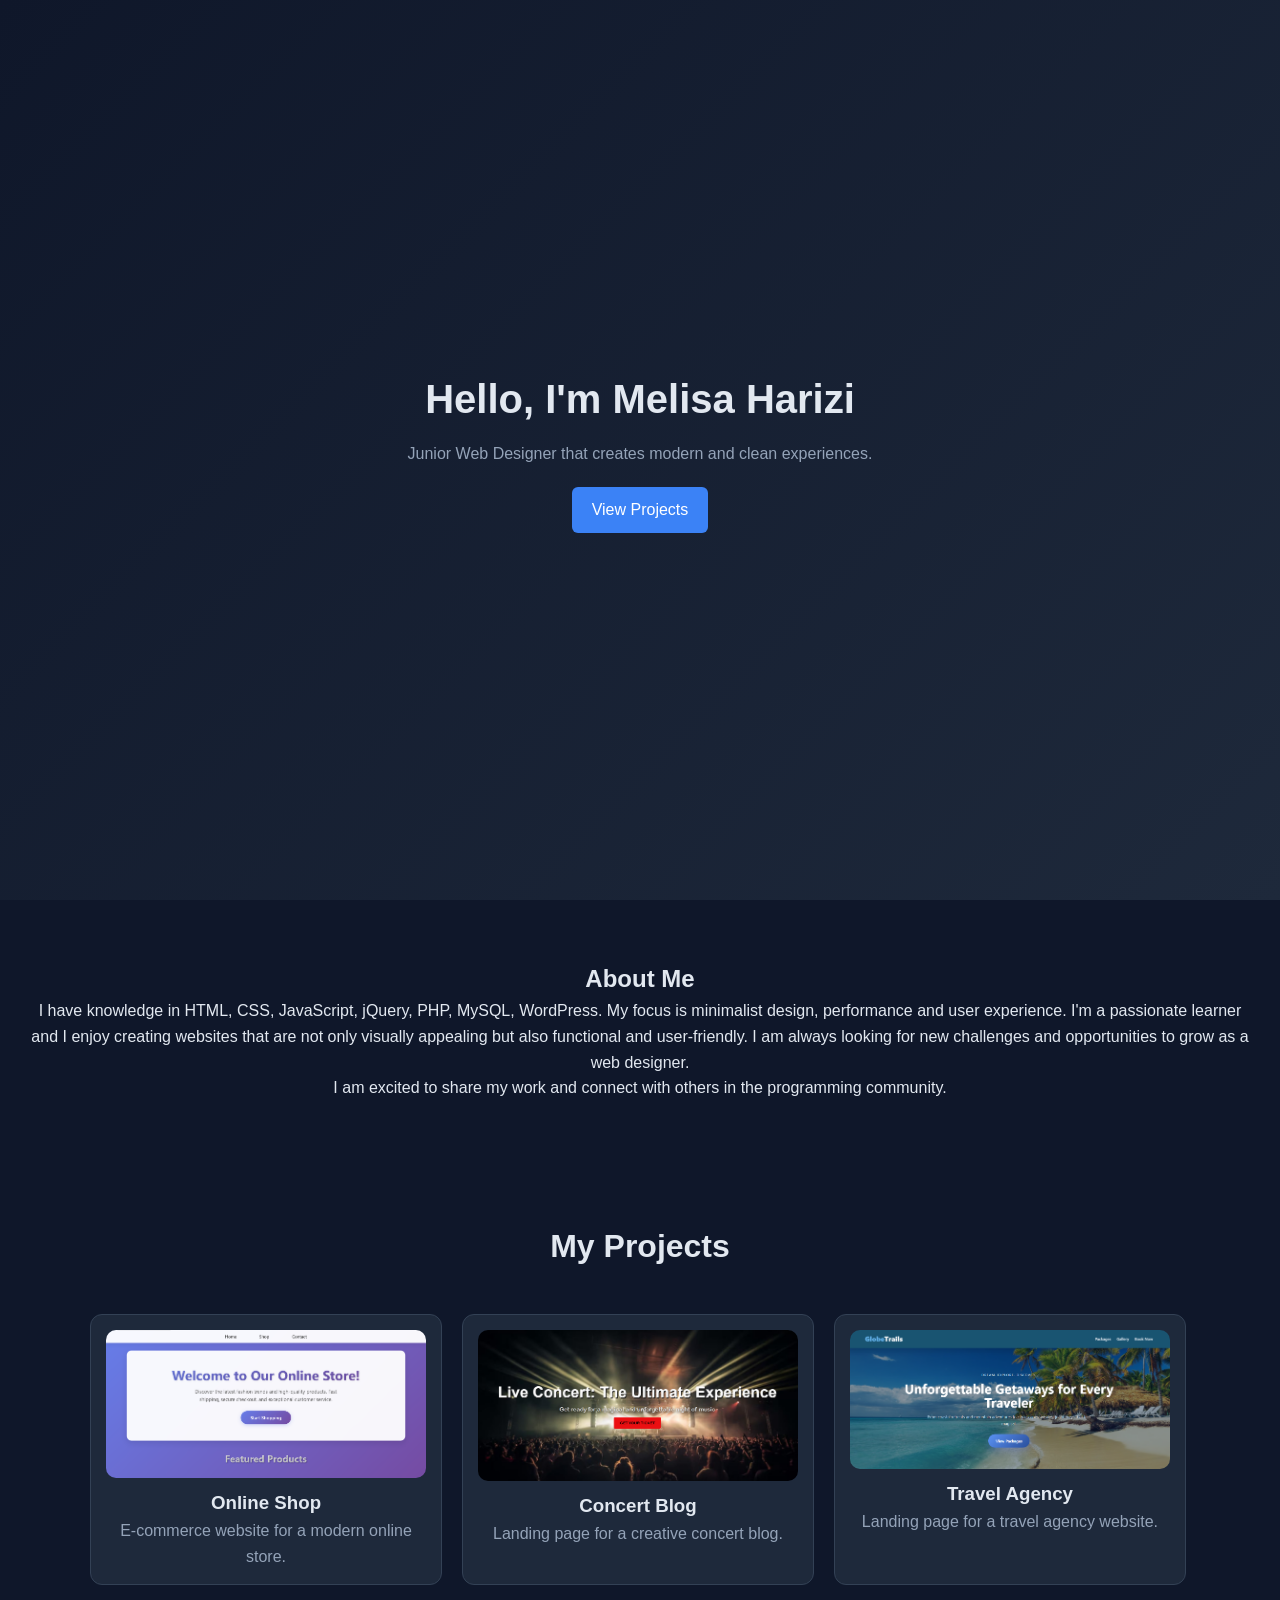
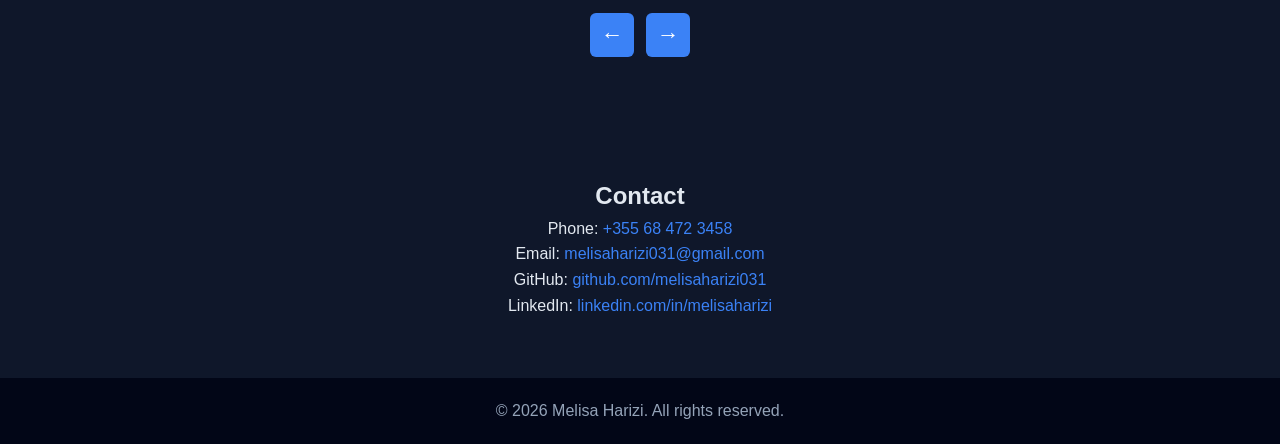
<file: index.html>
<!DOCTYPE html>
<html lang="sq">
<head>
  <meta charset="UTF-8">
  <meta name="viewport" content="width=device-width, initial-scale=1.0">
  <title>Portfolio | Melisa Harizi</title>
    <link rel="preload" href="css/style.css" as="style" onload="this.rel='stylesheet'">
    <noscript><link rel="stylesheet" href="css/style.css"></noscript>
</head>
<body>

  <!-- Hero -->
  <section class="hero">
    <h1>Hello, I'm Melisa Harizi</h1>
    <p>Junior Web Designer that creates modern and clean experiences.</p>
    <a href="#projects" class="btn">View Projects</a>
  </section>

  <!-- About -->
  <section class="about fade-in">
    <h2>About Me</h2>
    <p>
      I have knowledge in HTML, CSS, JavaScript, jQuery, PHP, MySQL, WordPress. My focus is minimalist design,
      performance and user experience. I'm a passionate learner and I enjoy creating websites that are not only 
      visually appealing but also functional and user-friendly. I am always looking for new challenges and
      opportunities to grow as a web designer.<br>I am excited to share my work and connect with others in the
      programming community.  
    </p>
  </section>

  <!-- Projects -->
  <section id="projects" class="projects fade-in">
    <h2>My Projects</h2>
    <div class="project-carousel">
      <div class="grid" id="project-track" role="region" aria-label="Projects" tabindex="0">
        <div class="card">
          <a href="project/Online shop/html/store.html">
            <img src="backgr/screenshot1.png" alt="Online Shop">
          </a>
          <h3>Online Shop</h3>
          <p>E-commerce website for a modern online store.</p>
        </div>

        <div class="card">
          <a href="project/Concert blog/html/koncert.html">
            <img src="backgr/screenshot2.png" alt="Concert Blog">
          </a>
          <h3>Concert Blog</h3>
          <p>Landing page for a creative concert blog.</p>
        </div>

        <div class="card">
          <a href="project/Travel agency/html/agency.html">
            <img src="backgr/screenshot3.png" alt="Travel Agency">
          </a>
          <h3>Travel Agency</h3>
          <p>Landing page for a travel agency website.</p>
        </div>

        <div class="card">
          <a href="project/TheDailyGrind/index.html">
            <img src="backgr/screenshot4.png" alt="The Daily Grind">
          </a>
          <h3>The Daily Grind</h3>
          <p>Website for a local coffee shop.</p>
        </div>

        <div class="card">
          <a href="project/DreamHome/index.html">
            <img src="backgr/screenshot5.png" alt="DreamHome">
          </a>
          <h3>Dream Home</h3>
          <p>Website for real estate.</p>
        </div>
      </div>
      <div class="carousel-controls" role="group" aria-label="Project carousel controls">
        <button type="button" class="carousel-button" id="projects-previous" aria-label="Previous projects">
          &larr;
        </button>
        <button type="button" class="carousel-button" id="projects-next" aria-label="Next projects">
          &rarr;
        </button>
      </div>
    </div>
  </section>

  <!-- Contact -->
  <section class="contact fade-in">
    <h2>Contact</h2>
    <p>Phone: <a href="tel:+355684723458">+355 68 472 3458</a></p>
    <p>Email: <a href="mailto:melisaharizi031@gmail.com">melisaharizi031@gmail.com</a></p>
    <p>GitHub: <a href="https://github.com/melisaharizi031">github.com/melisaharizi031</a></p>
    <p>LinkedIn: <a href="https://linkedin.com/in/melisaharizi">linkedin.com/in/melisaharizi</a></p>

  </section>

  <!-- Footer -->
  <footer>
    <p> &copy; 2026 Melisa Harizi. All rights reserved.</p>
  </footer>

  <script src="js/index.js"></script>
</body>
</html>
</file>
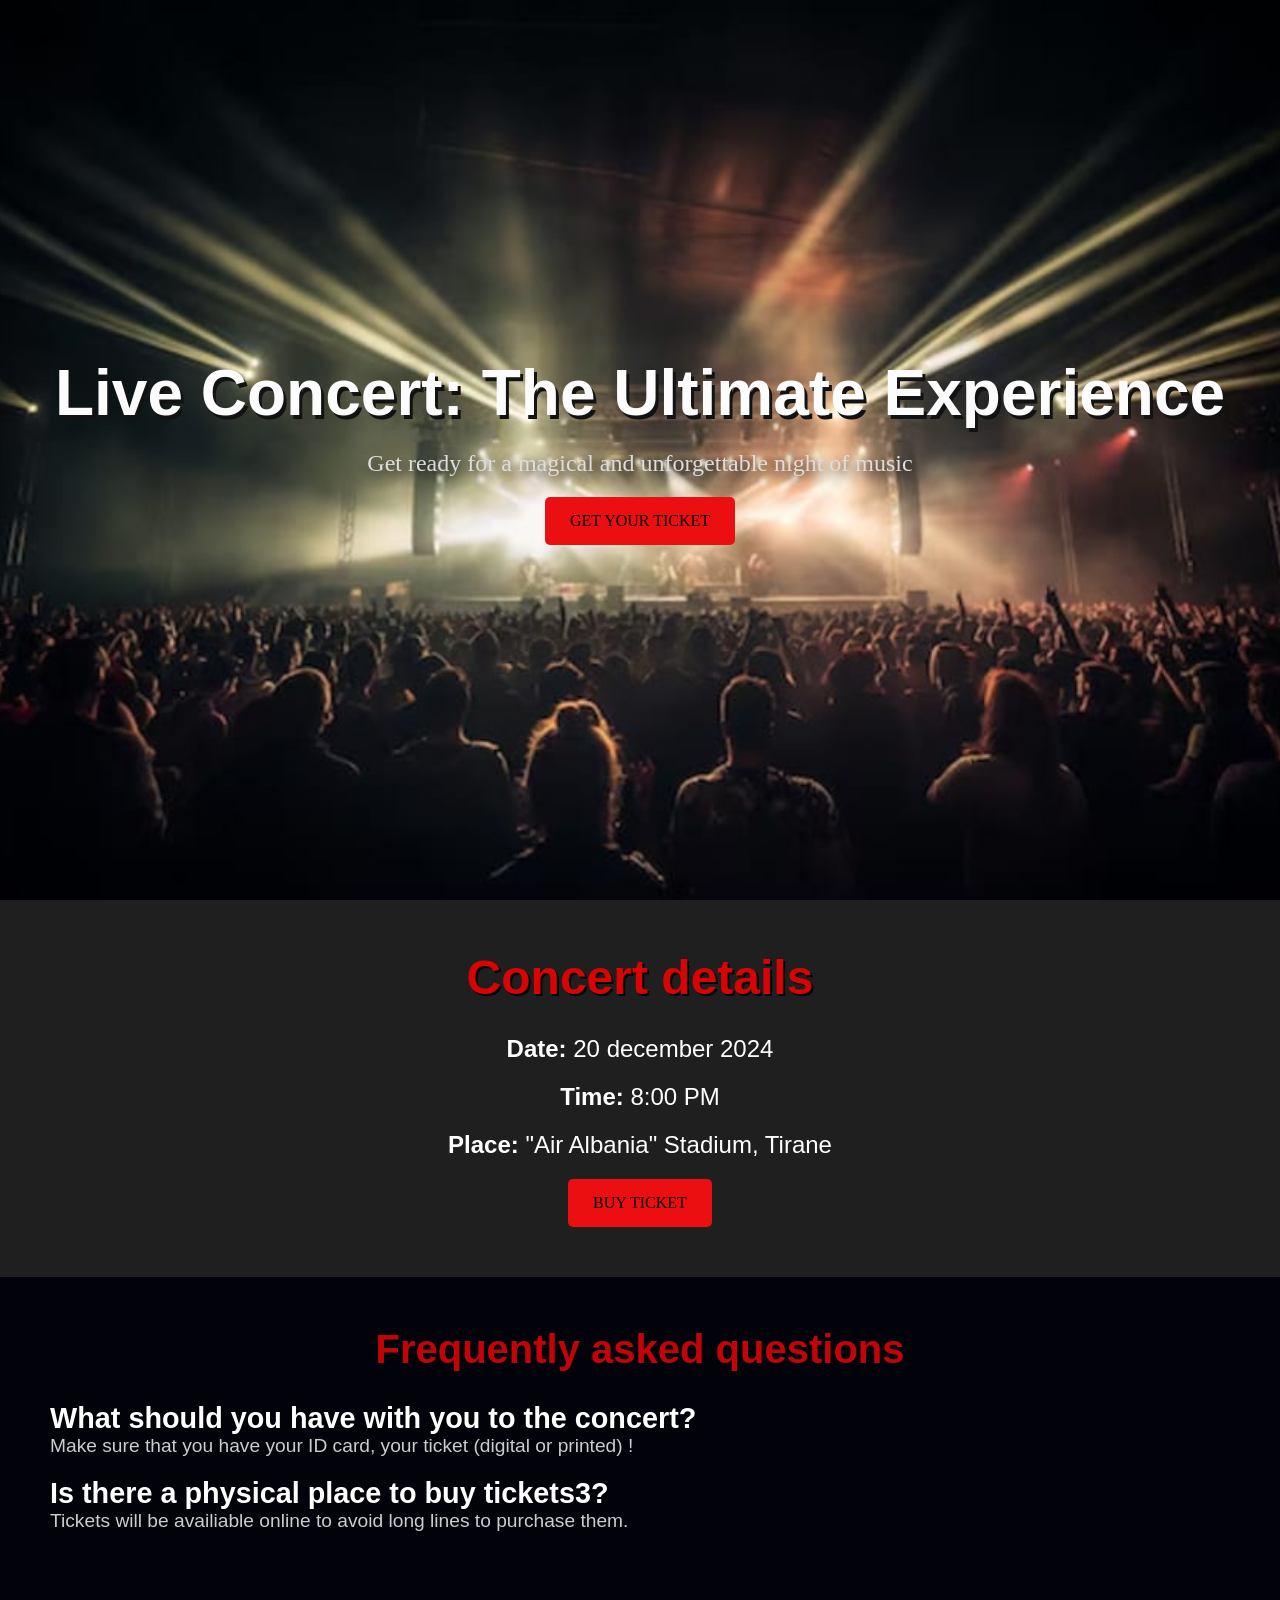
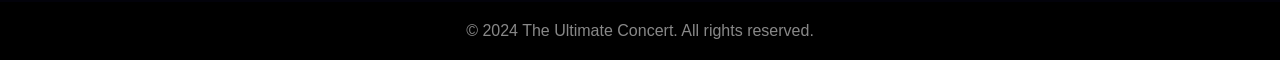
<file: project/Concert blog/html/koncert.html>
<!DOCTYPE html>
<html lang="en">
<head>
    <meta charset="UTF-8">
    <meta name="viewport" content="width=device-width, initial-scale=1.0">
    <meta http-equiv="X-UA-Compatible" content="ie=edge">
    <title>Koncert</title>
    <link rel="stylesheet" href="../css/koncert.css">
    <script src="../js/koncert.js"></script>
</head>
<body>

    <!-- Main Hero Section -->
    <section class="hero">
        <div class="hero-content">
            <h1>Live Concert: The Ultimate Experience</h1>
            <p>Get ready for a magical and unforgettable night of music</p>
            <button class="cta-button" onclick="window.location.href='#details'">GET YOUR TICKET</button>
        </div>
    </section>

    <!-- Details -->
    <section id="details" class="details">
        <div class="details-content">
            <h2>Concert details</h2>
            <p><strong>Date:</strong>  20 december 2024</p>
            <p><strong>Time:</strong> 8:00 PM</p>
            <p><strong>Place:</strong> "Air Albania" Stadium, Tirane</p>
            <button class="cta-button" onclick="window.location.href='https/ /:www.ticketlink.com'">BUY TICKET</button>
        </div>
    </section>

    <!-- FAQ Section -->
    <section class="faq">
        <h2>Frequently asked questions</h2>
        <div class="faq-item">
            <h3>What should you have with you to the concert?</h3>
            <p>Make sure that you have your ID card, your ticket (digital or printed) !</p>
        </div>
        <div class="faq-item">
            <h3>Is there a physical place to buy tickets3?</h3>
            <p>Tickets will be availiable online to avoid long lines to purchase them.</p>
        </div>
    </section>

    <!-- Footer -->
    <footer class="footer">
        <p>&copy; 2024 The Ultimate Concert. All rights reserved.</p>
    </footer>
    
</body>
</html>
</file>
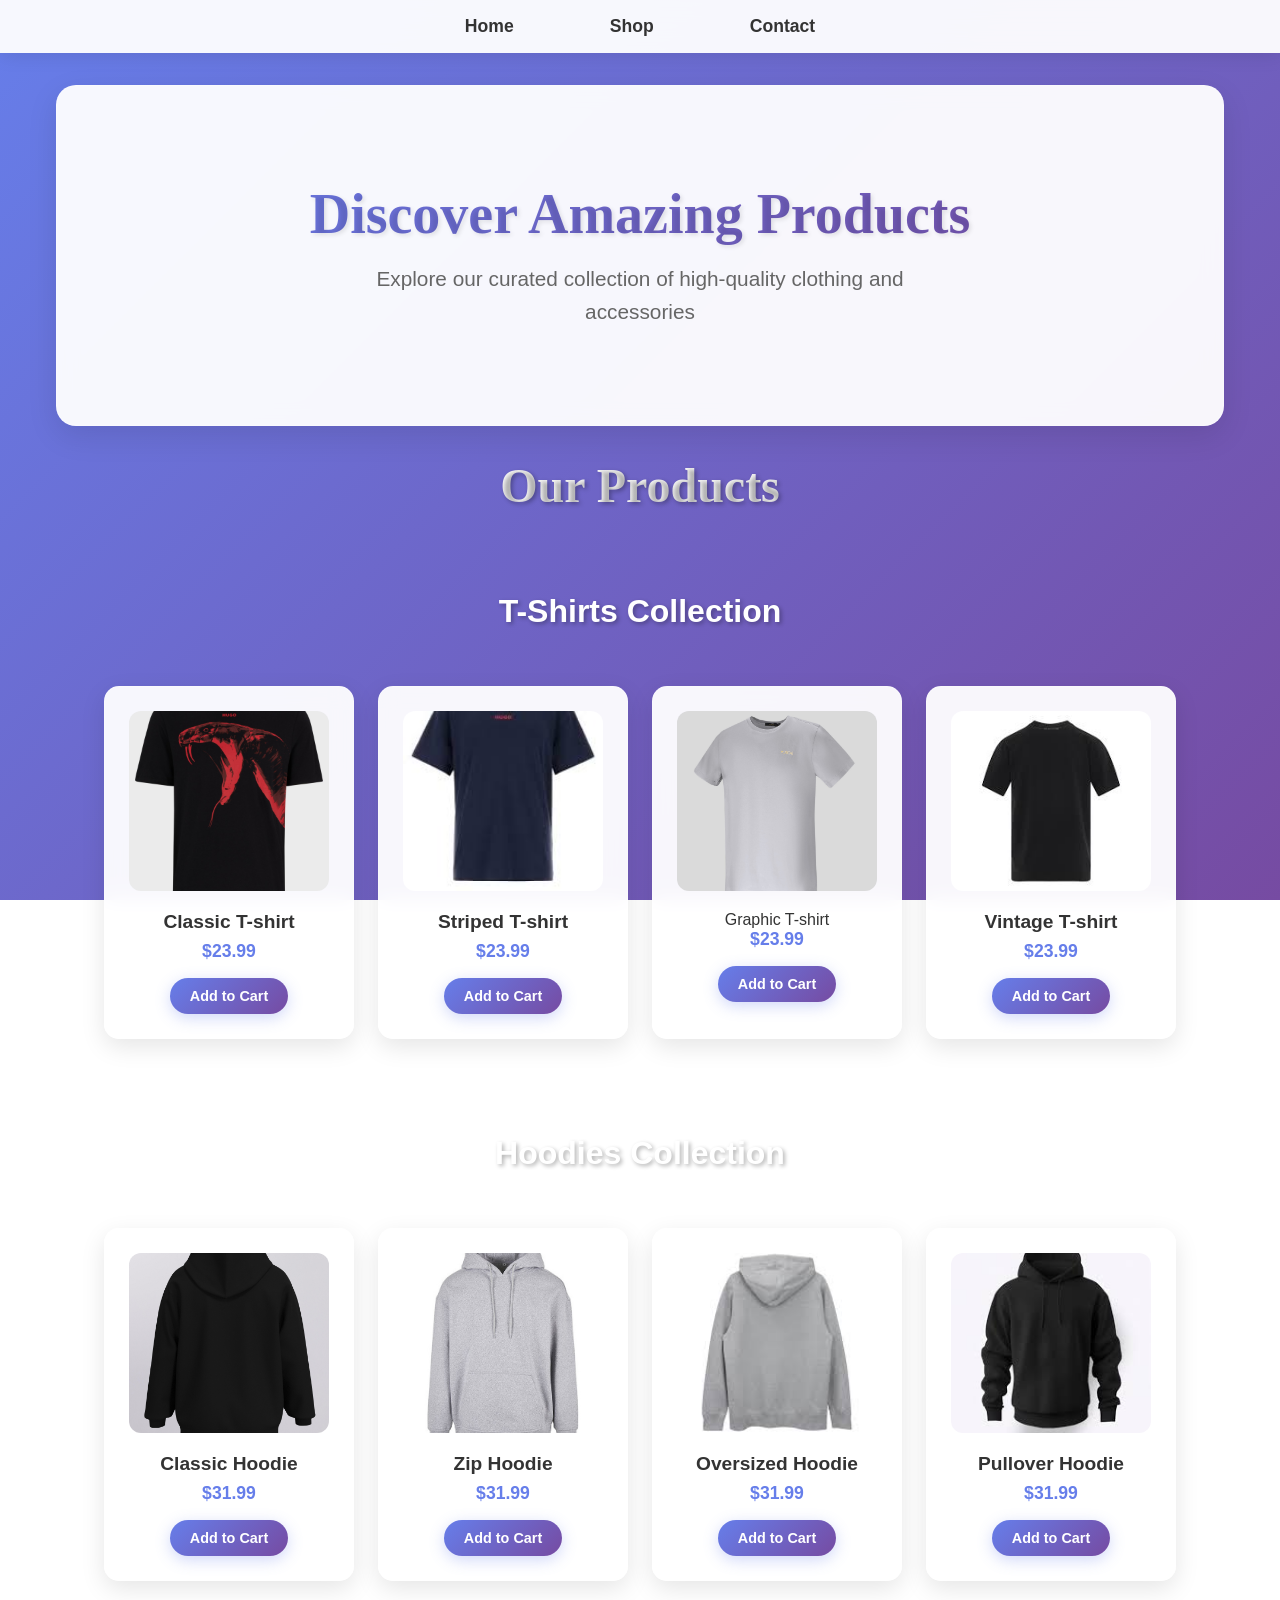
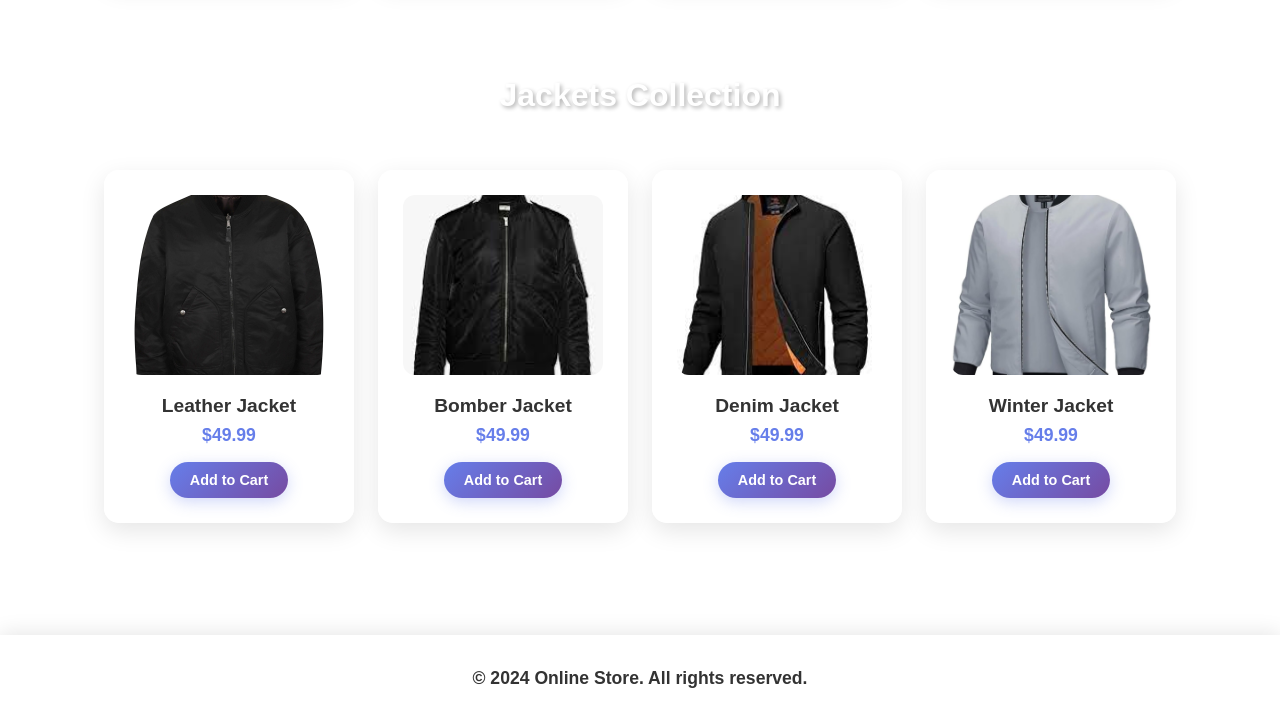
<file: backgr/project/Online shop/html/shop.html>
<!DOCTYPE html>
<html lang="en">
<head>
    <meta charset="UTF-8">
    <meta name="viewport" content="width=device-width, initial-scale=1.0">
    <title>Shop - Online Store</title>
    <link rel="stylesheet" href="../css/shop.css">
</head>
<body>
    <header>
        <nav>
            <ul>
                <li><a href="store.html">Home</a></li>
                <li><a href="shop.html">Shop</a></li>
                <li><a href="store.html#contact">Contact</a></li>
            </ul>
        </nav>
    </header>

    <main>
        <section class="hero">
            <h1>Discover Amazing Products</h1>
            <p>Explore our curated collection of high-quality clothing and accessories</p>
        </section>

        <h1>Our Products</h1>

        <section class="featured-products">
            <h2>T-Shirts Collection</h2>

            <div class="product-card">
                <img src="../images/shirt.jpg" alt="Classic T-shirt">
                <h3>Classic T-shirt</h3>
                <p>$23.99</p>
                <button class="add-to-cart" data-product-id="1">Add to Cart</button>
            </div>

            <div class="product-card">
                <img src="../images/shirt1.jpeg" alt="Striped T-shirt">
                <h3>Striped T-shirt</h3>
                <p>$23.99</p>
                <button class="add-to-cart" data-product-id="2">Add to Cart</button>
            </div>

            <div class="product-card">
                <img src="../images/shirt2.jpeg" alt="Graphic T-shirt"
                <h3>Graphic T-shirt</h3>
                <p>$23.99</p>
                <button class="add-to-cart" data-product-id="3">Add to Cart</button>
            </div>

            <div class="product-card">
                <img src="../images/shirt3.jpeg" alt="Vintage T-shirt">
                <h3>Vintage T-shirt</h3>
                <p>$23.99</p>
                <button class="add-to-cart" data-product-id="4">Add to Cart</button>
            </div>
        </section>

        <section class="featured-products">
            <h2>Hoodies Collection</h2>

            <div class="product-card">
                <img src="../images/hoodie.jpg" alt="Classic Hoodie">
                <h3>Classic Hoodie</h3>
                <p>$31.99</p>
                <button class="add-to-cart" data-product-id="5">Add to Cart</button>
            </div>

            <div class="product-card">
                <img src="../images/hoodie1.jpg" alt="Zip Hoodie">
                <h3>Zip Hoodie</h3>
                <p>$31.99</p>
                <button class="add-to-cart" data-product-id="6">Add to Cart</button>
            </div>

            <div class="product-card">
                <img src="../images/hoodie2.jpeg" alt="Oversized Hoodie">
                <h3>Oversized Hoodie</h3>
                <p>$31.99</p>
                <button class="add-to-cart" data-product-id="7">Add to Cart</button>
            </div>

            <div class="product-card">
                <img src="../images/hoodie3.jpeg" alt="Pullover Hoodie">
                <h3>Pullover Hoodie</h3>
                <p>$31.99</p>
                <button class="add-to-cart" data-product-id="8">Add to Cart</button>
            </div>
        </section>

        <section class="featured-products">
            <h2>Jackets Collection</h2>

            <div class="product-card">
                <img src="../images/jacket.jpg" alt="Leather Jacket">
                <h3>Leather Jacket</h3>
                <p>$49.99</p>
                <button class="add-to-cart" data-product-id="9">Add to Cart</button>
            </div>

            <div class="product-card">
                <img src="../images/jacket1.jpeg" alt="Bomber Jacket">
                <h3>Bomber Jacket</h3>
                <p>$49.99</p>
                <button class="add-to-cart" data-product-id="10">Add to Cart</button>
            </div>

            <div class="product-card">
                <img src="../images/jacket2.jpeg" alt="Denim Jacket">
                <h3>Denim Jacket</h3>
                <p>$49.99</p>
                <button class="add-to-cart" data-product-id="11">Add to Cart</button>
            </div>

            <div class="product-card">
                <img src="../images/jacket3.jpg" alt="Winter Jacket">
                <h3>Winter Jacket</h3>
                <p>$49.99</p>
                <button class="add-to-cart" data-product-id="12">Add to Cart</button>
            </div>
        </section>

    </main>

    <footer id="footer">
        <p>&copy; 2024 Online Store. All rights reserved.</p>
    </footer>

</body>
</html>
</file>
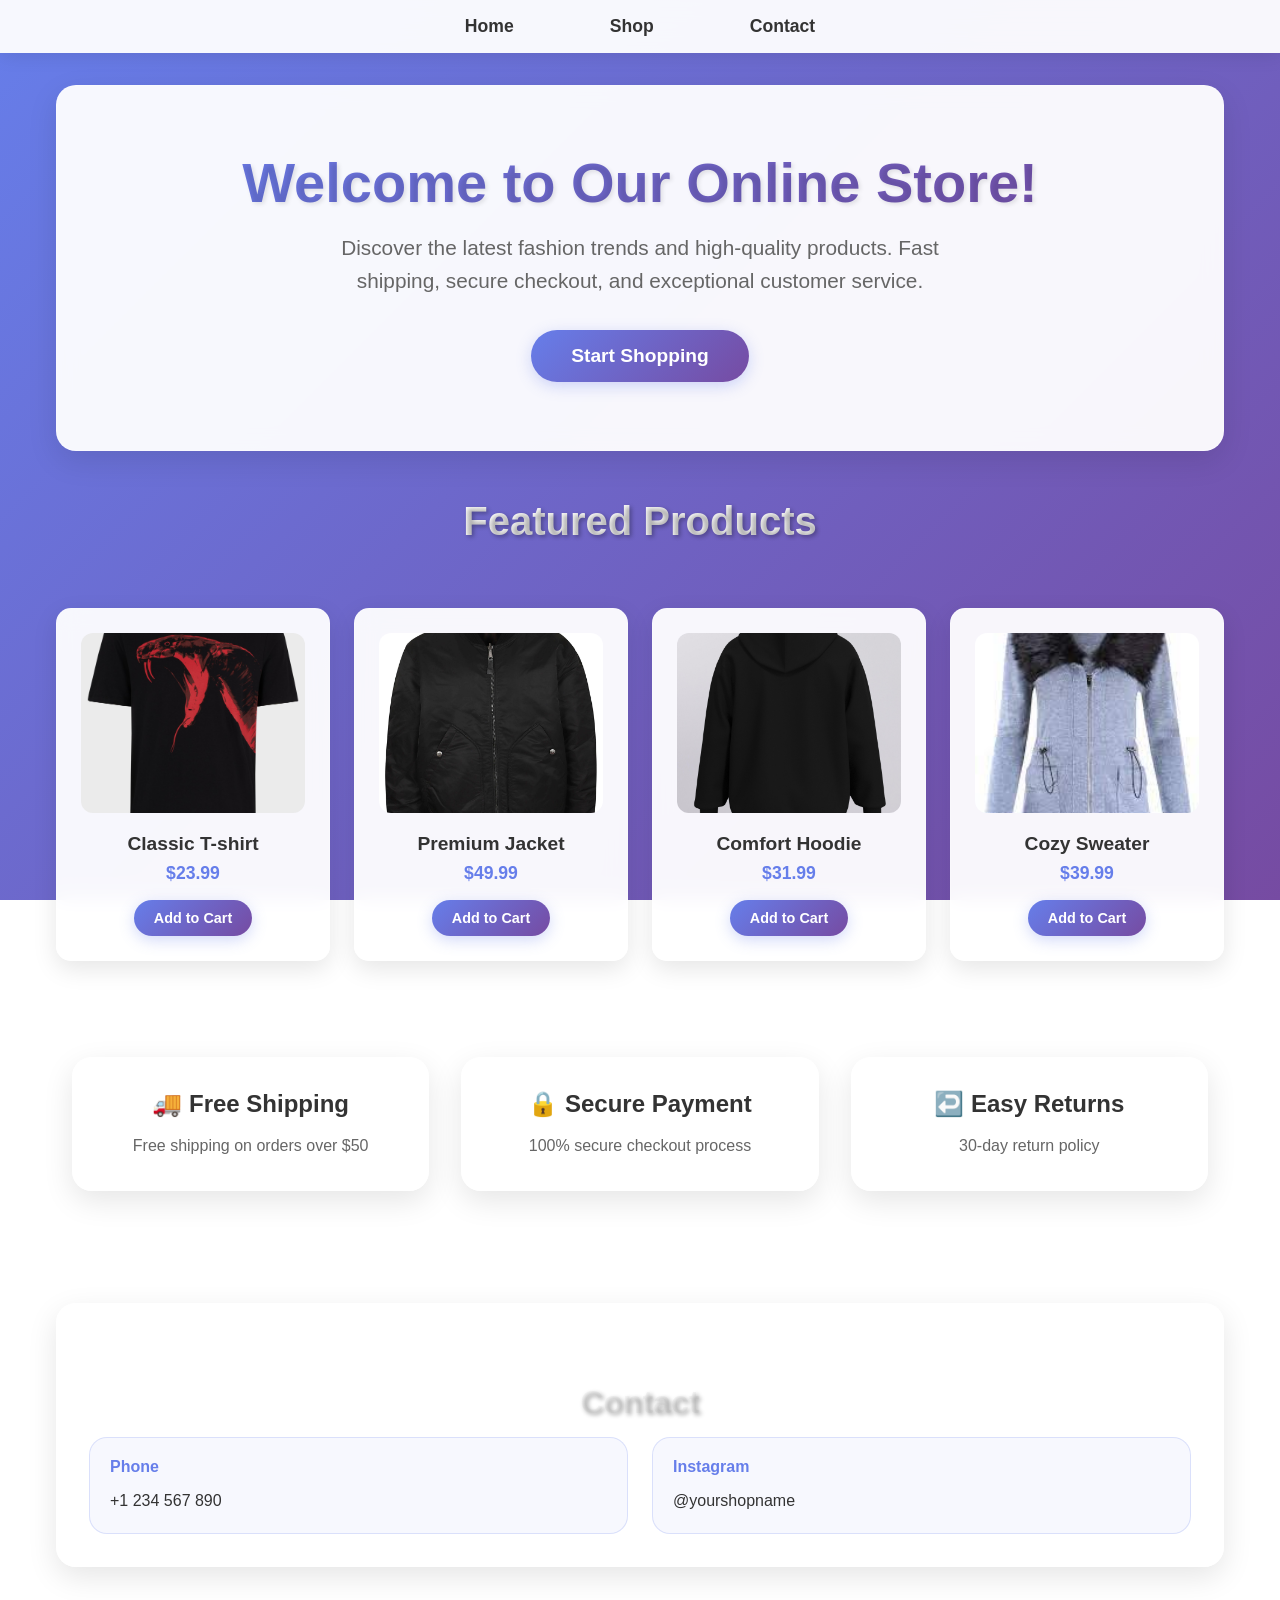
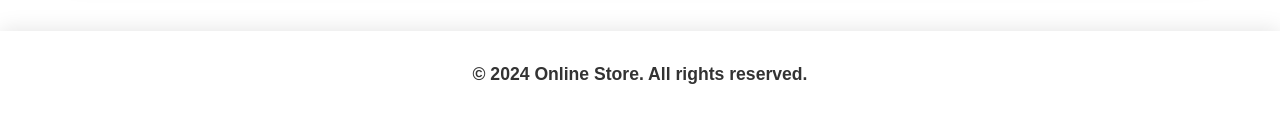
<file: backgr/project/Online shop/html/store.html>
<!DOCTYPE html>
<html lang="en">
<head>
    <meta charset="UTF-8">
    <meta name="viewport" content="width=device-width, initial-scale=1.0">
    <title>Home - Online Store</title>
    <link rel="stylesheet" href="../css/store.css">
    <script src="../js/store.js" defer></script>
</head>
<body>
    <header>
        <nav>
            <ul>
                <li><a href="store.html">Home</a></li>
                <li><a href="shop.html">Shop</a></li>
                <li><a href="#contact">Contact</a></li>
            </ul>
        </nav>
    </header>

    <main>
        <section class="hero">
            <h1>Welcome to Our Online Store!</h1>
            <p>Discover the latest fashion trends and high-quality products. Fast shipping, secure checkout, and exceptional customer service.</p>
            <a href="shop.html" class="btn">Start Shopping</a>
        </section>

        <h2>Featured Products</h2>

        <section class="featured-products">
            <div class="product-card">
                <img src="../images/shirt.jpg" alt="Classic T-shirt">
                <h3>Classic T-shirt</h3>
                <p>$23.99</p>
                <button class="add-to-cart" data-product-id="1">Add to Cart</button>
            </div>

            <div class="product-card">
                <img src="../images/jacket.jpg" alt="Premium Jacket">
                <h3>Premium Jacket</h3>
                <p>$49.99</p>
                <button class="add-to-cart" data-product-id="2">Add to Cart</button>
            </div>

            <div class="product-card">
                <img src="../images/hoodie.jpg" alt="Comfort Hoodie">
                <h3>Comfort Hoodie</h3>
                <p>$31.99</p>
                <button class="add-to-cart" data-product-id="3">Add to Cart</button>
            </div>

            <div class="product-card">
                <img src="../images/sweater.jpg" alt="Cozy Sweater">
                <h3>Cozy Sweater</h3>
                <p>$39.99</p>
                <button class="add-to-cart" data-product-id="4">Add to Cart</button>
            </div>
        </section>

        <section class="features">
            <div class="feature-card">
                <h3>🚚 Free Shipping</h3>
                <p>Free shipping on orders over $50</p>
            </div>
            <div class="feature-card">
                <h3>🔒 Secure Payment</h3>
                <p>100% secure checkout process</p>
            </div>
            <div class="feature-card">
                <h3>↩️ Easy Returns</h3>
                <p>30-day return policy</p>
            </div>
        </section>

        <section id="contact" class="contact-info">
            <h2>Contact</h2>
            <div class="contact-items">
                <div class="contact-item">
                    <span>Phone</span>
                    <p>+1 234 567 890</p>
                </div>
                <div class="contact-item">
                    <span>Instagram</span>
                    <p>@yourshopname</p>
                </div>
            </div>
        </section>
    </main>

    <footer id="footer">
        <p>&copy; 2024 Online Store. All rights reserved.</p>
    </footer>

</body>
</html>
</file>
<file: css/style.css>
* {
  margin: 0;
  padding: 0;
  box-sizing: border-box;
  font-family: Arial, sans-serif;
}

body {
  background: #0f172a;
  color: #e2e8f0;
  line-height: 1.6;
}

/* Hero */
.hero {
  height: 100vh;
  display: flex;
  flex-direction: column;
  justify-content: center;
  align-items: center;
  background: linear-gradient(135deg, #0f172a, #1e293b);
  text-align: center;
}

.hero h1 {
  font-size: 2.5rem;
}

.hero p {
  margin-top: 10px;
  color: #94a3b8;
}
/* About */
.about {
  padding: 60px 30px;
  text-align: center;
}


.btn {
  margin-top: 20px;
  padding: 10px 20px;
  background: #3b82f6;
  color: white;
  text-decoration: none;
  border-radius: 6px;
  transition: 0.3s;
}

.btn:hover {
  background: #2563eb;
  transform: scale(1.05);
}

/* Links */
a {
  color: #3b82f6;
  text-decoration: none;
  transition: 0.3s;
}

a:hover {
  color: #60a5fa;
  text-decoration: underline;
}

/* Sections */
section {
  padding: 60px 20px;
  text-align: center;
}

/* Projects */
.project-carousel {
  max-width: 1100px;
  margin: 0 auto;
}

.grid {
  display: flex;
  gap: 20px;
  overflow-x: auto;
  padding: 2px 2px 16px;
  scroll-behavior: smooth;
  scroll-snap-type: x mandatory;
  scrollbar-width: none;
}

.grid::-webkit-scrollbar {
  display: none;
}


.projects h2 {
  font-size: 2rem;
  margin-bottom: 40px;

}
.card {
  flex: 0 0 calc((100% - 40px) / 3);
  min-width: 0;
  background: #1e293b;
  padding: 15px;
  border-radius: 12px;
  transition: 0.3s;
  border: 1px solid #334155;
  scroll-snap-align: start;
}

.card img {
  width: 100%;
  display: block;
  border-radius: 10px;
  transition: 0.3s;
  cursor: pointer;
}

.card a {
  display: block;
  text-decoration: none;
}

.card a:hover img {
  transform: scale(1.05);
  opacity: 0.8;
}

.card h3 {
  margin-top: 10px;
}

.card p {
  color: #94a3b8;
}

.card:hover {
  transform: translateY(-10px) scale(1.02);
  border-color: #3b82f6;
}

.carousel-controls {
  display: flex;
  justify-content: center;
  gap: 12px;
  margin-top: 12px;
}

.carousel-button {
  width: 44px;
  height: 44px;
  padding: 0;
  font-size: 1.4rem;
}

.carousel-button:disabled {
  opacity: 0.45;
  cursor: not-allowed;
}

.carousel-button:focus-visible,
.grid:focus-visible {
  outline: 2px solid #60a5fa;
  outline-offset: 4px;
}

@media (max-width: 700px) {
  .card {
    flex-basis: calc((100% - 20px) / 2);
  }
}

@media (max-width: 480px) {
  .card {
    flex-basis: 100%;
  }
}

@media (prefers-reduced-motion: reduce) {
  .grid {
    scroll-behavior: auto;
  }
}

/* Contact */

input, textarea {
  margin: 10px 0;
  padding: 12px;
  background: #1e293b;
  border: 1px solid #334155;
  color: white;
  border-radius: 6px;
}

input:focus, textarea:focus {
  outline: none;
  border-color: #3b82f6;
}

button {
  padding: 12px;
  background: #3b82f6;
  color: white;
  border: none;
  cursor: pointer;
  border-radius: 6px;
  transition: 0.3s;
}

button:hover {
  background: #2563eb;
}

/* Footer */
footer {
  padding: 20px;
  background: #020617;
  color: #94a3b8;
}

footer p {
  text-align: center;
}

/* Animations */
.fade-in {
  opacity: 0;
  transform: translateY(20px);
  transition: 0.8s ease;
}

.fade-in.show {
  opacity: 1;
  transform: translateY(0);
}
</file>
<file: project/Concert blog/css/koncert.css>
* {
    margin: 0;
    padding: 0;
    box-sizing: border-box;
    font-family: 'Arial', sans-serif;
}





/* Hero Section */
.hero {
    height: 100vh;
    background-image: url(../images/koncert1.jpg);
    background-size: cover;
    background-position: center;
    display: flex;
    justify-content: center;
    align-items: center;
    text-align: center;
    animation: fadeIn 1.5s ease-out;
}

@keyframes fadeIn {
    from {
        opacity: 0;
    }
    to {
        opacity: 1;
    }
}





.hero-content h1 {
    font-size: 4rem;
    color: #fcfcfc;
    text-shadow: 3px 4px  #121212;
    margin-bottom: 20px;
    animation: fadeInUp 2s ease-out;
}


@keyframes fadeInUp {
    from {
        opacity: 0;
        transform: translateY(30px);
    }
    to {
        opacity: 1;
        transform: translateY(0);
    }
}







.hero-content p {
    font-family:arial rounded mt;
    font-size: x-large;
    color: #ddd;
    margin-bottom: 20px;
    text-shadow: 2px 4px 13px  #000000;
    margin-bottom: 20px;
}

.cta-button {
    background-color: #eb0f12;
    color: white;
    border: none;
    padding: 15px 25px;
    font-family: arial rounded mt;
    color: black;
    font-size: 1rem;
    cursor: pointer;
    border-radius: 5px;
    text-transform: uppercase;
    transition: background-color 0.3s ease;
}

.cta-button:hover {
    background-color: #990003;
    color: white;
}





/*  Details Section */
.details {
    padding: 50px;
    background-color: #1f1f1f;
    text-align: center;
}

.details h2 {
    font-size: 3rem;
    margin-bottom: 30px;
    color: #d80303;
    text-shadow: 2px 2px  rgb(0, 0, 0);
}

.details-content p {
    font-size: 1.5rem;
    margin-bottom: 20px;
    color: white;
}






.faq {
    padding: 50px;
    background-color: #02020a;
}

.faq h2 {
    font-size: 2.5rem;
    color: #dd0509e0;
    margin-bottom: 30px;
    text-align: center;
}

.faq-item {
    margin-bottom: 20px;
}

.faq-item h3 {
    font-size: 1.8rem;
    color: #fff;
}

.faq-item p {
    font-size: 1.2rem;
    color: #ccc;
}






/* Footer */
.footer {
    padding: 20px;
    background-color: #000000;
    text-align: center;
}

.footer p {
    color: #888;
    font-size: 1rem;
}






/* Mobile Responsiveness */
@media (max-width: 768px) {
    .hero-content h1 {
        font-size: 3rem;
    }

    .cta-button {
        padding: 12px 20px;
    }

    .details-content p, .faq-item p {
        font-size: 1rem;
    }

    .faq-item h3 {
        font-size: 1.5rem;
    }
}
</file>
<file: backgr/project/Online shop/css/shop.css>
* {
    margin: 0;
    padding: 0;
    box-sizing: border-box;
}

body {
    font-family: 'Segoe UI', Tahoma, Geneva, Verdana, sans-serif;
    background: linear-gradient(135deg, #667eea 0%, #764ba2 100%);
    background-attachment: fixed;
    min-height: 100vh;
    color: #333;
}

header {
    background: rgba(255, 255, 255, 0.95);
    backdrop-filter: blur(10px);
    box-shadow: 0 2px 20px rgba(0, 0, 0, 0.1);
    position: sticky;
    top: 0;
    z-index: 100;
}

nav ul {
    list-style-type: none;
    display: flex;
    justify-content: center;
    align-items: center;
    padding: 1rem 0;
    max-width: 1200px;
    margin: 0 auto;
}

nav ul li {
    margin: 0 2rem;
}

nav ul li a {
    color: #333;
    text-decoration: none;
    font-weight: 600;
    font-size: 1.1rem;
    padding: 0.5rem 1rem;
    border-radius: 25px;
    transition: all 0.3s ease;
    position: relative;
}

nav ul li a:hover {
    color: #667eea;
    background: rgba(102, 126, 234, 0.1);
    transform: translateY(-2px);
}

nav ul li a::after {
    content: '';
    position: absolute;
    width: 0;
    height: 2px;
    bottom: 0;
    left: 50%;
    background: linear-gradient(90deg, #667eea, #764ba2);
    transition: all 0.3s ease;
    transform: translateX(-50%);
}

nav ul li a:hover::after {
    width: 100%;
}

main {
    max-width: 1200px;
    margin: 0 auto;
    padding: 0 1rem;
}

.hero {
    background: rgba(255, 255, 255, 0.95);
    backdrop-filter: blur(10px);
    border-radius: 20px;
    margin: 2rem 0;
    padding: 4rem 2rem;
    text-align: center;
    box-shadow: 0 10px 30px rgba(0, 0, 0, 0.1);
    border: 1px solid rgba(255, 255, 255, 0.2);
}

.hero h1 {
    font-size: 3.5rem;
    font-weight: 700;
    background: linear-gradient(135deg, #667eea 0%, #764ba2 100%);
    -webkit-background-clip: text;
    -webkit-text-fill-color: transparent;
    background-clip: text;
    margin-bottom: 1rem;
    text-shadow: 2px 2px 4px rgba(0, 0, 0, 0.1);
}

.hero p {
    font-size: 1.3rem;
    color: #666;
    margin-bottom: 2rem;
    max-width: 600px;
    margin-left: auto;
    margin-right: auto;
    line-height: 1.6;
}

h1 {
    text-align: center;
    font-size: 3rem;
    font-weight: 700;
    color: white;
    text-shadow: 2px 2px 4px rgba(0, 0, 0, 0.3);
    margin: 2rem 0;
    background: linear-gradient(45deg, #fff, #f0f0f0);
    -webkit-background-clip: text;
    -webkit-text-fill-color: transparent;
    background-clip: text;
}

.featured-products {
    display: grid;
    grid-template-columns: repeat(auto-fit, minmax(200px, 1fr));
    gap: 1.5rem;
    padding: 3rem;
    max-width: 1200px;
    margin: 0 auto;
}

.featured-products h2 {
    grid-column: 1 / -1;
    text-align: center;
    font-size: 2rem;
    font-weight: 600;
    color: white;
    margin-bottom: 2rem;
    text-shadow: 2px 2px 4px rgba(0, 0, 0, 0.3);
}

.product-card {
    background: rgba(255, 255, 255, 0.95);
    backdrop-filter: blur(10px);
    border-radius: 15px;
    padding: 1.5rem;
    text-align: center;
    box-shadow: 0 8px 25px rgba(0, 0, 0, 0.1);
    transition: all 0.3s ease;
    border: 1px solid rgba(255, 255, 255, 0.2);
    overflow: hidden;
    position: relative;
}

.product-card::before {
    content: '';
    position: absolute;
    top: 0;
    left: -100%;
    width: 100%;
    height: 100%;
    background: linear-gradient(90deg, transparent, rgba(102, 126, 234, 0.1), transparent);
    transition: left 0.5s;
}

.product-card:hover::before {
    left: 100%;
}

.product-card:hover {
    transform: translateY(-10px) scale(1.02);
    box-shadow: 0 20px 40px rgba(0, 0, 0, 0.2);
}

.product-card img {
    width: 100%;
    height: 180px;
    object-fit: cover;
    border-radius: 12px;
    margin-bottom: 1rem;
    transition: transform 0.3s ease;
}

.product-card:hover img {
    transform: scale(1.05);
}

.product-card h3 {
    font-size: 1.2rem;
    font-weight: 600;
    color: #333;
    margin-bottom: 0.5rem;
}

.product-card p {
    font-size: 1.1rem;
    font-weight: 700;
    color: #667eea;
    margin-bottom: 1rem;
}

.add-to-cart {
    background: linear-gradient(135deg, #667eea 0%, #764ba2 100%);
    color: white;
    border: none;
    padding: 10px 20px;
    border-radius: 20px;
    font-size: 0.9rem;
    font-weight: 600;
    cursor: pointer;
    transition: all 0.3s ease;
    box-shadow: 0 4px 15px rgba(102, 126, 234, 0.3);
    position: relative;
    overflow: hidden;
}

.add-to-cart::before {
    content: '';
    position: absolute;
    top: 0;
    left: -100%;
    width: 100%;
    height: 100%;
    background: linear-gradient(90deg, transparent, rgba(255, 255, 255, 0.2), transparent);
    transition: left 0.5s;
}

.add-to-cart:hover::before {
    left: 100%;
}

.add-to-cart:hover {
    transform: translateY(-2px);
    box-shadow: 0 6px 20px rgba(102, 126, 234, 0.4);
}

.add-to-cart:active {
    transform: translateY(0);
}

/* Responsive Design */
@media (max-width: 768px) {

    nav ul li {
        margin: 0 1rem;
    }

    nav ul li a {
        font-size: 1rem;
        padding: 0.4rem 0.8rem;
    }

    h1 {
        font-size: 2.5rem;
        margin: 1.5rem 0;
    }

    .featured-products {
        grid-template-columns: repeat(auto-fit, minmax(180px, 1fr));
        padding: 2rem 1rem;
        gap: 1rem;
    }

    .product-card {
        padding: 1rem;
    }

    .product-card img {
        height: 150px;
        margin-bottom: 0.8rem;
    }

    .product-card h3 {
        font-size: 1.1rem;
    }

    .product-card p {
        font-size: 1rem;
        margin-bottom: 0.8rem;
    }

    .add-to-cart {
        padding: 8px 16px;
        font-size: 0.8rem;
    }
}

@media (max-width: 480px) {
    nav ul {
        gap: 1rem;
    }

    nav ul li {
        margin: 0;
    }

    h1 {
        font-size: 2rem;
    }

    .featured-products {
        grid-template-columns: repeat(auto-fit, minmax(160px, 1fr));
        padding: 1rem;
        gap: 0.8rem;
    }

    .product-card {
        padding: 0.8rem;
    }

    .product-card img {
        width: 100px;
        height: 150px;
        margin-bottom: 0.5rem;
    }

    .product-card h3 {
        font-size: 1rem;
    }

    .product-card p {
        font-size: 0.9rem;
        margin-bottom: 0.5rem;
    }

    .add-to-cart {
        padding: 6px 12px;
        font-size: 0.7rem;
    }
}

footer#footer {
    background: rgba(255, 255, 255, 0.95);
    backdrop-filter: blur(10px);
    color: #333;
    text-align: center;
    padding: 2rem;
    margin-top: 4rem;
    box-shadow: 0 -2px 20px rgba(0, 0, 0, 0.1);
    border-top: 1px solid rgba(255, 255, 255, 0.2);
}

footer#footer p {
    font-weight: 600;
    font-size: 1.1rem;
}

.contact-info {
    background: rgba(255, 255, 255, 0.95);
    backdrop-filter: blur(10px);
    border-radius: 20px;
    padding: 2rem;
    margin: 3rem 1rem 1rem;
    box-shadow: 0 10px 30px rgba(0, 0, 0, 0.1);
    border: 1px solid rgba(255, 255, 255, 0.2);
    max-width: 1200px;
    margin-left: auto;
    margin-right: auto;
}

.contact-info h2 {
    color: #333;
    font-size: 2rem;
    margin-bottom: 1rem;
}

.contact-items {
    display: grid;
    grid-template-columns: repeat(auto-fit, minmax(180px, 1fr));
    gap: 1.5rem;
}

.contact-item {
    background: rgba(102, 126, 234, 0.05);
    border-radius: 18px;
    padding: 1.25rem;
    border: 1px solid rgba(102, 126, 234, 0.2);
}

.contact-item span {
    display: block;
    font-weight: 700;
    color: #667eea;
    margin-bottom: 0.75rem;
}

.contact-item p {
    color: #333;
    font-size: 1rem;
    line-height: 1.6;
    margin: 0;
}

img{
    width: 150px;
    height: 190px;
}

h1{
    font-family: arial rounded mt;
    text-align: center;
    color: white;
}
</file>
<file: backgr/project/Online shop/css/store.css>
* {
    margin: 0;
    padding: 0;
    box-sizing: border-box;
}

body {
    font-family: 'Segoe UI', Tahoma, Geneva, Verdana, sans-serif;
    background: linear-gradient(135deg, #667eea 0%, #764ba2 100%);
    background-attachment: fixed;
    min-height: 100vh;
    color: #333;
}

header {
    background: rgba(255, 255, 255, 0.95);
    backdrop-filter: blur(10px);
    box-shadow: 0 2px 20px rgba(0, 0, 0, 0.1);
    position: sticky;
    top: 0;
    z-index: 100;
}

nav ul {
    list-style-type: none;
    display: flex;
    justify-content: center;
    align-items: center;
    padding: 1rem 0;
    max-width: 1200px;
    margin: 0 auto;
}

nav ul li {
    margin: 0 2rem;
}

nav ul li a {
    color: #333;
    text-decoration: none;
    font-weight: 600;
    font-size: 1.1rem;
    padding: 0.5rem 1rem;
    border-radius: 25px;
    transition: all 0.3s ease;
    position: relative;
}

nav ul li a:hover {
    color: #667eea;
    background: rgba(102, 126, 234, 0.1);
    transform: translateY(-2px);
}

nav ul li a::after {
    content: '';
    position: absolute;
    width: 0;
    height: 2px;
    bottom: 0;
    left: 50%;
    background: linear-gradient(90deg, #667eea, #764ba2);
    transition: all 0.3s ease;
    transform: translateX(-50%);
}

nav ul li a:hover::after {
    width: 100%;
}

main {
    max-width: 1200px;
    margin: 0 auto;
    padding: 0 1rem;
}

.hero {
    background: rgba(255, 255, 255, 0.95);
    backdrop-filter: blur(10px);
    border-radius: 20px;
    margin: 2rem 0;
    padding: 4rem 2rem;
    text-align: center;
    box-shadow: 0 10px 30px rgba(0, 0, 0, 0.1);
    border: 1px solid rgba(255, 255, 255, 0.2);
}

.hero h1 {
    font-size: 3.5rem;
    font-weight: 700;
    background: linear-gradient(135deg, #667eea 0%, #764ba2 100%);
    -webkit-background-clip: text;
    -webkit-text-fill-color: transparent;
    background-clip: text;
    margin-bottom: 1rem;
    text-shadow: 2px 2px 4px rgba(0, 0, 0, 0.1);
}

.hero p {
    font-size: 1.3rem;
    color: #666;
    margin-bottom: 2rem;
    max-width: 600px;
    margin-left: auto;
    margin-right: auto;
    line-height: 1.6;
}

.btn {
    display: inline-block;
    background: linear-gradient(135deg, #667eea 0%, #764ba2 100%);
    color: white;
    text-decoration: none;
    padding: 15px 40px;
    border-radius: 30px;
    font-size: 1.2rem;
    font-weight: 600;
    transition: all 0.3s ease;
    box-shadow: 0 4px 15px rgba(102, 126, 234, 0.3);
    position: relative;
    overflow: hidden;
}

.btn::before {
    content: '';
    position: absolute;
    top: 0;
    left: -100%;
    width: 100%;
    height: 100%;
    background: linear-gradient(90deg, transparent, rgba(255, 255, 255, 0.2), transparent);
    transition: left 0.5s;
}

.btn:hover::before {
    left: 100%;
}

.btn:hover {
    transform: translateY(-3px);
    box-shadow: 0 8px 25px rgba(102, 126, 234, 0.4);
}

.btn:active {
    transform: translateY(-1px);
}

h2 {
    text-align: center;
    font-size: 2.5rem;
    font-weight: 700;
    color: white;
    text-shadow: 2px 2px 4px rgba(0, 0, 0, 0.3);
    margin: 3rem 0 2rem 0;
    background: linear-gradient(45deg, #fff, #f0f0f0);
    -webkit-background-clip: text;
    -webkit-text-fill-color: transparent;
    background-clip: text;
}

.featured-products {
    display: grid;
    grid-template-columns: repeat(auto-fit, minmax(200px, 1fr));
    gap: 1.5rem;
    padding: 2rem 0;
}

.product-card {
    background: rgba(255, 255, 255, 0.95);
    backdrop-filter: blur(10px);
    border-radius: 15px;
    padding: 1.5rem;
    text-align: center;
    box-shadow: 0 8px 25px rgba(0, 0, 0, 0.1);
    transition: all 0.3s ease;
    border: 1px solid rgba(255, 255, 255, 0.2);
    overflow: hidden;
    position: relative;
}

.product-card::before {
    content: '';
    position: absolute;
    top: 0;
    left: -100%;
    width: 100%;
    height: 100%;
    background: linear-gradient(90deg, transparent, rgba(102, 126, 234, 0.1), transparent);
    transition: left 0.5s;
}

.product-card:hover::before {
    left: 100%;
}

.product-card:hover {
    transform: translateY(-10px) scale(1.02);
    box-shadow: 0 20px 40px rgba(0, 0, 0, 0.2);
}

.product-card img {
    width: 100%;
    height: 180px;
    object-fit: cover;
    border-radius: 12px;
    margin-bottom: 1rem;
    transition: transform 0.3s ease;
}

.product-card:hover img {
    transform: scale(1.05);
}

.product-card h3 {
    font-size: 1.2rem;
    font-weight: 600;
    color: #333;
    margin-bottom: 0.5rem;
}

.product-card p {
    font-size: 1.1rem;
    font-weight: 700;
    color: #667eea;
    margin-bottom: 1rem;
}

.add-to-cart {
    background: linear-gradient(135deg, #667eea 0%, #764ba2 100%);
    color: white;
    border: none;
    padding: 10px 20px;
    border-radius: 20px;
    font-size: 0.9rem;
    font-weight: 600;
    cursor: pointer;
    transition: all 0.3s ease;
    box-shadow: 0 4px 15px rgba(102, 126, 234, 0.3);
    position: relative;
    overflow: hidden;
}

.add-to-cart::before {
    content: '';
    position: absolute;
    top: 0;
    left: -100%;
    width: 100%;
    height: 100%;
    background: linear-gradient(90deg, transparent, rgba(255, 255, 255, 0.2), transparent);
    transition: left 0.5s;
}

.add-to-cart:hover::before {
    left: 100%;
}

.add-to-cart:hover {
    transform: translateY(-2px);
    box-shadow: 0 6px 20px rgba(102, 126, 234, 0.4);
}

.add-to-cart:active {
    transform: translateY(0);
}

#footer {
    background: rgba(255, 255, 255, 0.95);
    backdrop-filter: blur(10px);
    color: #333;
    text-align: center;
    padding: 2rem;
    margin-top: 4rem;
    box-shadow: 0 -2px 20px rgba(0, 0, 0, 0.1);
    border-top: 1px solid rgba(255, 255, 255, 0.2);
}

#footer p {
    font-weight: 600;
    font-size: 1.1rem;
}

.features {
    display: grid;
    grid-template-columns: repeat(auto-fit, minmax(250px, 1fr));
    gap: 2rem;
    padding: 4rem 1rem;
    max-width: 1200px;
    margin: 0 auto;
}

.feature-card {
    background: rgba(255, 255, 255, 0.95);
    backdrop-filter: blur(10px);
    border-radius: 20px;
    padding: 2rem;
    text-align: center;
    box-shadow: 0 10px 30px rgba(0, 0, 0, 0.1);
    transition: all 0.3s ease;
    border: 1px solid rgba(255, 255, 255, 0.2);
}

.feature-card:hover {
    transform: translateY(-5px);
    box-shadow: 0 15px 35px rgba(0, 0, 0, 0.15);
}

.feature-card h3 {
    font-size: 1.5rem;
    font-weight: 600;
    color: #333;
    margin-bottom: 1rem;
}

.feature-card p {
    font-size: 1rem;
    color: #666;
    line-height: 1.5;
}

/* Responsive Design */
@media (max-width: 768px) {
    nav ul li {
        margin: 0 1rem;
    }

    nav ul li a {
        font-size: 1rem;
        padding: 0.4rem 0.8rem;
    }

    .hero {
        padding: 3rem 1.5rem;
        margin: 1rem 0;
    }

    .hero h1 {
        font-size: 2.5rem;
    }

    .hero p {
        font-size: 1.1rem;
    }

    h2 {
        font-size: 2rem;
        margin: 2rem 0 1.5rem 0;
    }

    .featured-products {
        gap: 1.5rem;
        padding: 1rem 0;
    }

    .product-card {
        padding: 1.5rem;
    }

    .product-card img {
        width: 100px;
        height: 150px;
        object-fit: cover;
        margin-bottom: 0.8rem;
    }
}

@media (max-width: 480px) {
    nav ul {
        gap: 1rem;
    }

    nav ul li {
        margin: 0;
    }

    .hero h1 {
        font-size: 2rem;
    }

    .btn {
        padding: 12px 30px;
        font-size: 1.1rem;
    }

    h2 {
        font-size: 1.8rem;
    }

    .featured-products {
        grid-template-columns: repeat(auto-fit, minmax(180px, 1fr));
        gap: 1rem;
    }

    .product-card {
        padding: 1rem;
    }

    .product-card img {
        width: 100px;
        height: 150px;
        object-fit: cover;
        margin-bottom: 0.8rem;
    }

    .product-card h3 {
        font-size: 1.1rem;
    }

    .product-card p {
        font-size: 1rem;
        margin-bottom: 0.8rem;
    }

    .add-to-cart {
        padding: 8px 16px;
        font-size: 0.8rem;
    }
}

.contact-info {
    background: rgba(255, 255, 255, 0.95);
    backdrop-filter: blur(10px);
    border-radius: 20px;
    padding: 2rem;
    margin: 3rem 0 1rem;
    box-shadow: 0 10px 30px rgba(0, 0, 0, 0.1);
    border: 1px solid rgba(255, 255, 255, 0.2);
}

.contact-info h2 {
    color: #333;
    font-size: 2rem;
    margin-bottom: 1rem;
}

.contact-items {
    display: grid;
    grid-template-columns: repeat(auto-fit, minmax(180px, 1fr));
    gap: 1.5rem;
}

.contact-item {
    background: rgba(102, 126, 234, 0.05);
    border-radius: 18px;
    padding: 1.25rem;
    border: 1px solid rgba(102, 126, 234, 0.2);
}

.contact-item span {
    display: block;
    font-weight: 700;
    color: #667eea;
    margin-bottom: 0.75rem;
}

.contact-item p {
    color: #333;
    font-size: 1rem;
    line-height: 1.6;
    margin: 0;
}
</file>
